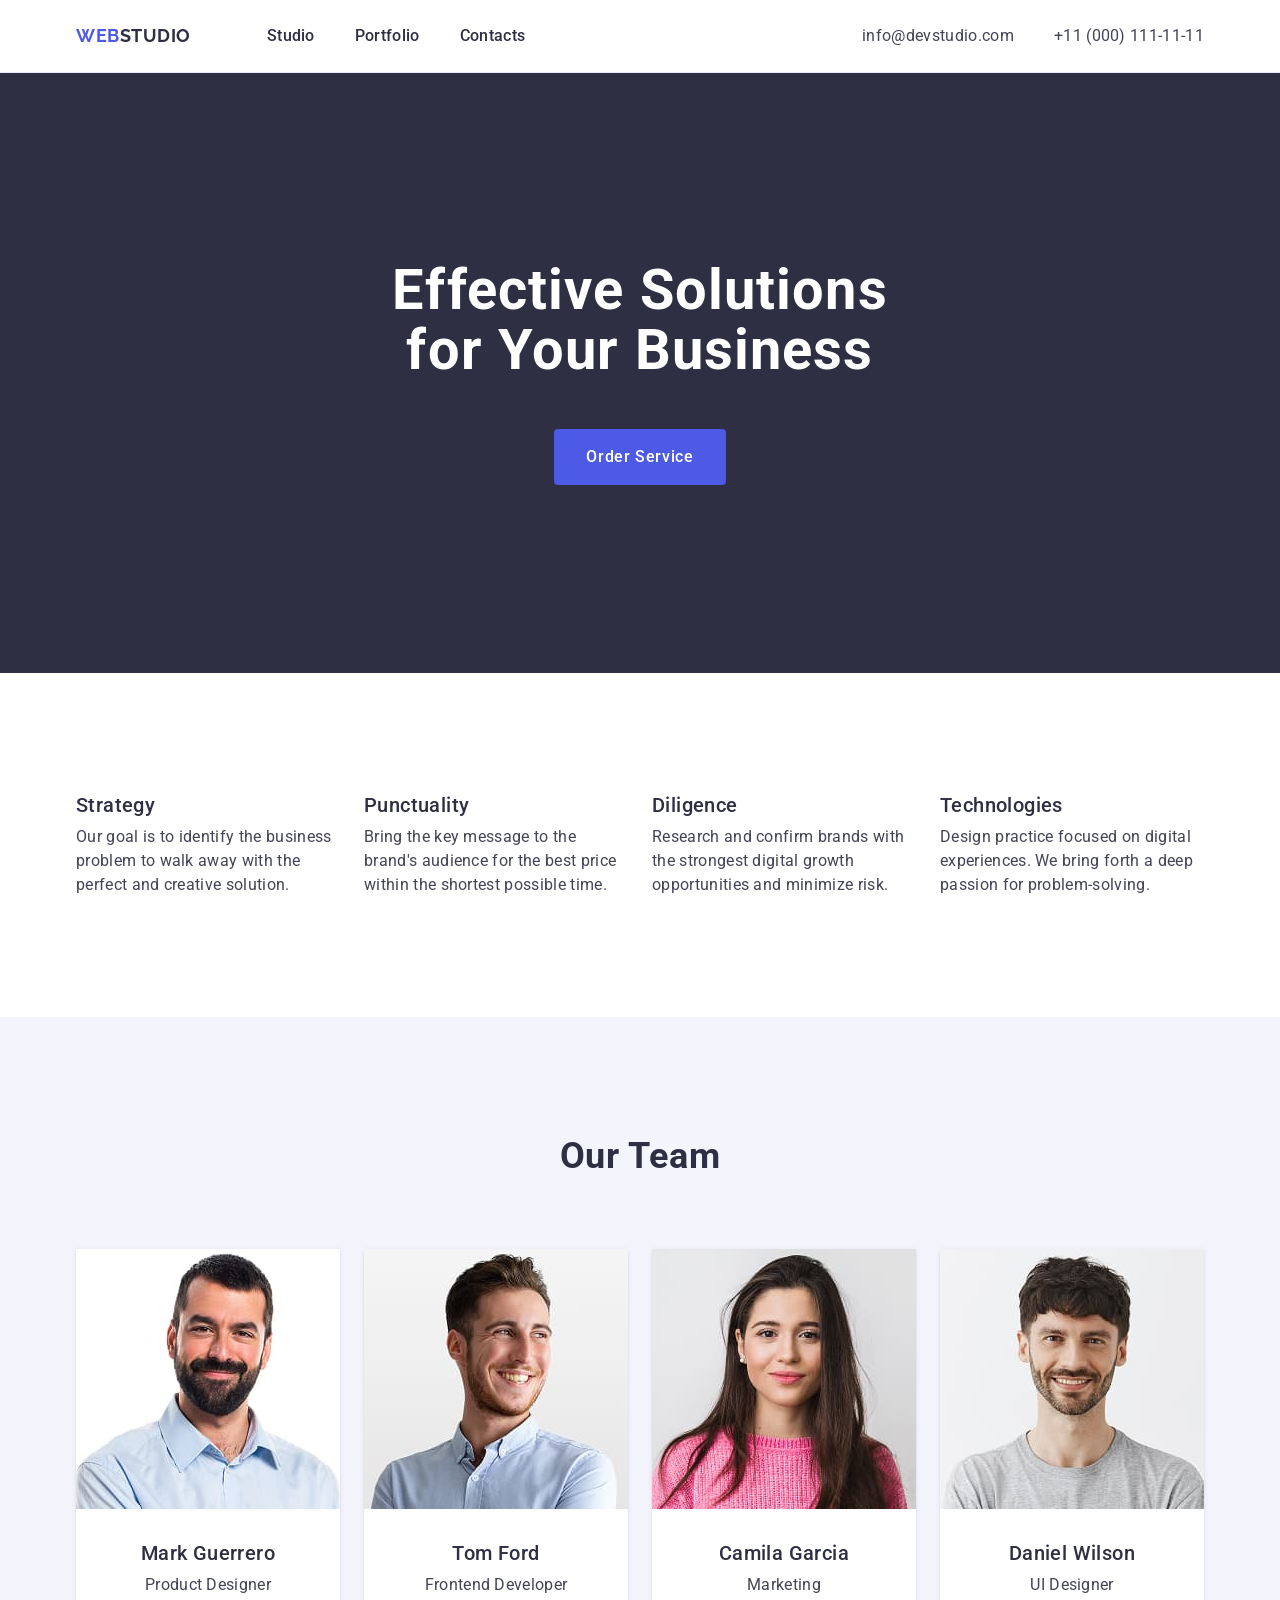
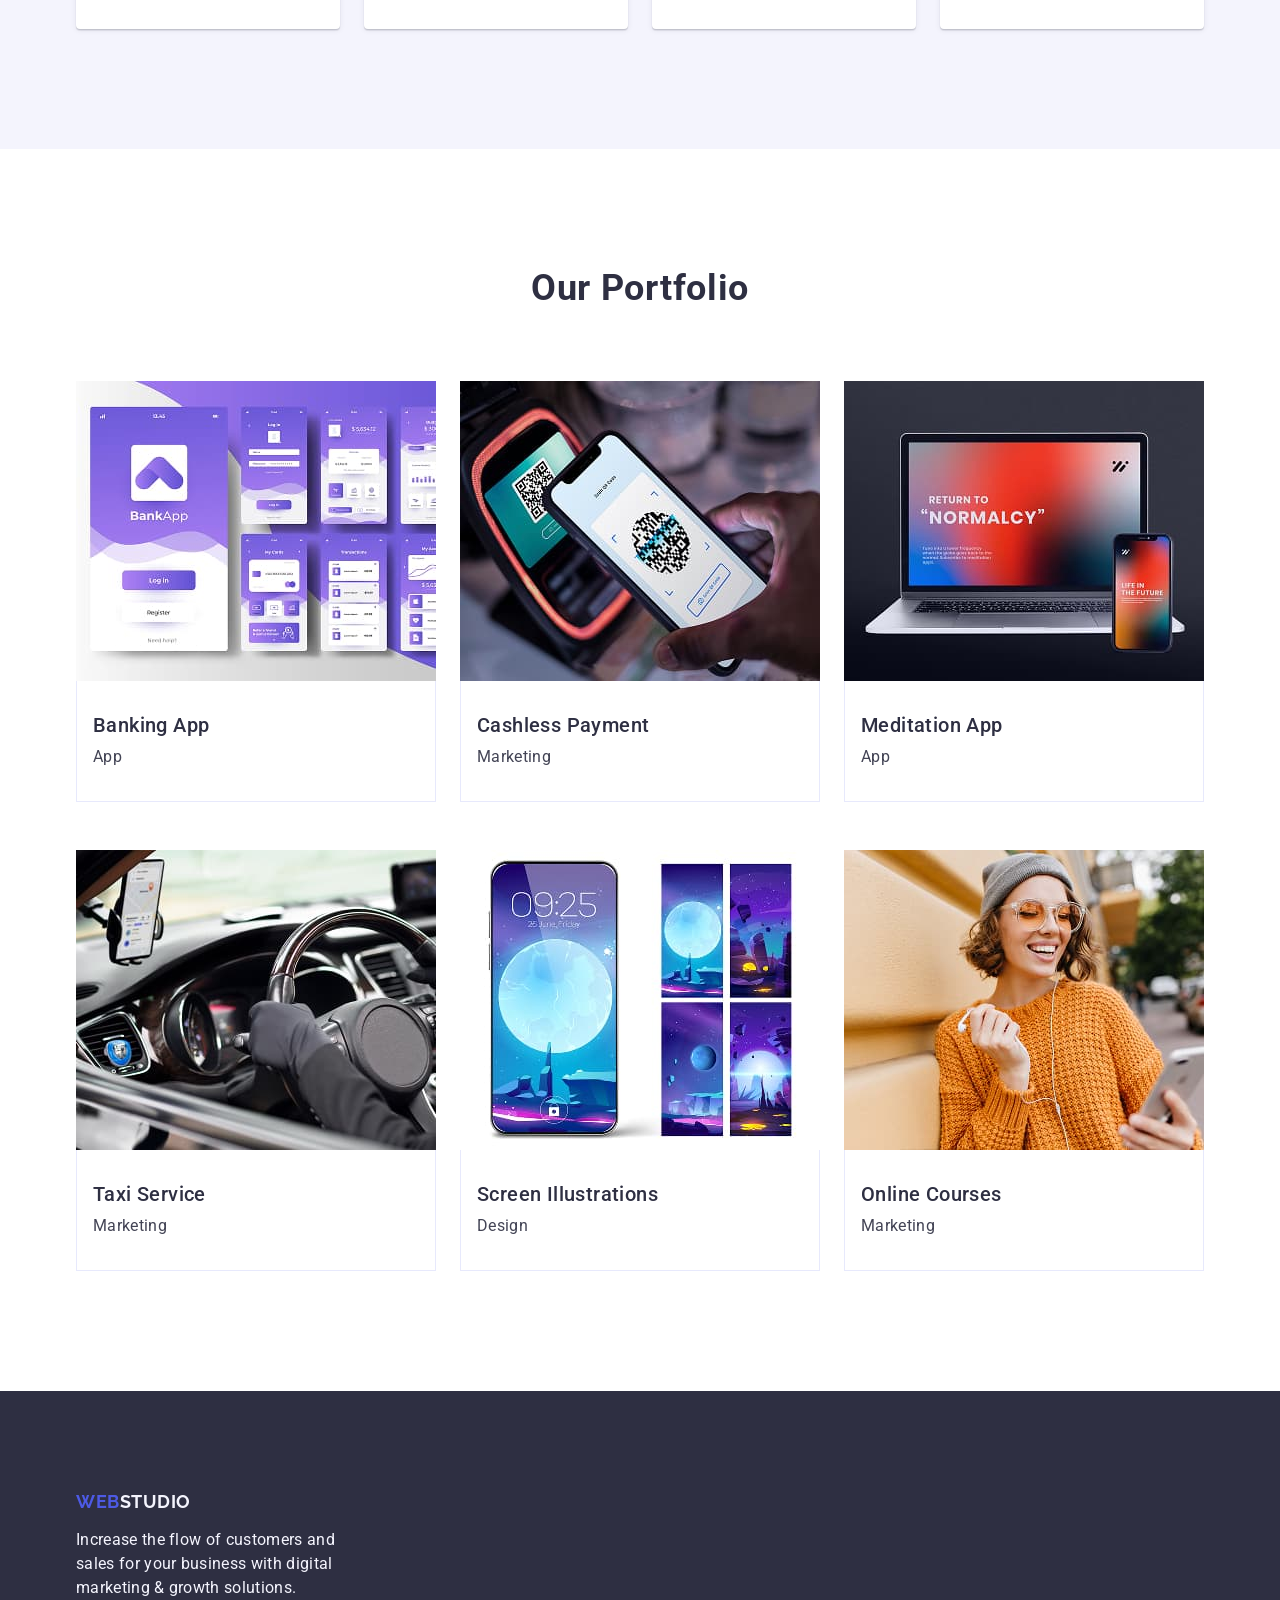
<file: index.html>
<!DOCTYPE html>
<html lang="en">
  <head>
    <meta charset="UTF-8" />
    <meta http-equiv="X-UA-Compatible" content="IE=edge" />
    <meta name="viewport" content="width=device-width, initial-scale=1.0" />
    <title>Document</title>

    <link
      rel="stylesheet"
      href="https://cdnjs.cloudflare.com/ajax/libs/modern-normalize/3.0.1/modern-normalize.min.css"
      integrity="sha512-q6WgHqiHlKyOqslT/lgBgodhd03Wp4BEqKeW6nNtlOY4quzyG3VoQKFrieaCeSnuVseNKRGpGeDU3qPmabCANg=="
      crossorigin="anonymous"
      referrerpolicy="no-referrer"
    />

    <link rel="preconnect" href="https://fonts.googleapis.com" />
    <link rel="preconnect" href="https://fonts.gstatic.com" crossorigin />
    <link
      href="https://fonts.googleapis.com/css2?family=Raleway:wght@700&family=Roboto:wght@400;500;700&display=swap"
      rel="stylesheet"
    />

    <link rel="stylesheet" href="./css/styles.css" />
  </head>
  <body>
    <header class="page-header">
      <div class="container header-container">
        <nav class="header-nav">
          <a class="logo header-logo" href="./index.html"
            >Web<span class="logo-part">Studio</span></a
          >
          <ul class="nav-list">
            <li class="nav-item">
              <a class="nav-link" href="./index.html">Studio</a>
            </li>
            <li class="nav-item">
              <a class="nav-link" href="">Portfolio</a>
            </li>
            <li class="nav-item">
              <a class="nav-link" href="">Contacts</a>
            </li>
          </ul>
        </nav>
        <address class="contacts">
          <ul class="contacts-list">
            <li class="contacts-item">
              <a class="contacts-link" href="mailto:info@devstudio.com"
                >info@devstudio.com</a
              >
            </li>
            <li class="contacts-item">
              <a class="contacts-link" href="tel:+110001111111"
                >+11 (000) 111-11-11</a
              >
            </li>
          </ul>
        </address>
      </div>
    </header>
    <main>
      <section class="hero">
        <div class="container">
          <h1 class="hero-title">Effective Solutions for Your Business</h1>
          <button type="button" class="hero-btn">Order Service</button>
        </div>
      </section>
      <section class="benefits">
        <div class="container">
          <h2 class="visually-hidden">Benefits</h2>
          <ul class="benefits-list">
            <li class="benefits-item">
              <h3 class="benefits-subtitle">Strategy</h3>
              <p class="benefits-item-text">
                Our goal is to identify the business problem to walk away with
                the perfect and creative solution.
              </p>
            </li>
            <li class="benefits-item">
              <h3 class="benefits-subtitle">Punctuality</h3>
              <p class="benefits-item-text">
                Bring the key message to the brand's audience for the best price
                within the shortest possible time.
              </p>
            </li>
            <li class="benefits-item">
              <h3 class="benefits-subtitle">Diligence</h3>
              <p class="benefits-item-text">
                Research and confirm brands with the strongest digital growth
                opportunities and minimize risk.
              </p>
            </li>
            <li class="benefits-item">
              <h3 class="benefits-subtitle">Technologies</h3>
              <p class="benefits-item-text">
                Design practice focused on digital experiences. We bring forth a
                deep passion for problem-solving.
              </p>
            </li>
          </ul>
        </div>
      </section>
      <section class="team">
        <div class="container">
          <h2 class="team-title">Our Team</h2>
          <ul class="team-list">
            <li class="team-item">
              <img
                src="./images/photo1.jpg"
                alt="Mark Guerrero"
                width="264"
                height="260"
                class="team-images"
              />
              <div class="team-container">
                <h3 class="team-subtitle">Mark Guerrero</h3>
                <p class="team-item-text">Product Designer</p>
              </div>
            </li>
            <li class="team-item">
              <img
                src="./images/photo2.jpg"
                alt="Tom Ford"
                width="264"
                height="260"
                class="team-images"
              />
              <div class="team-container">
                <h3 class="team-subtitle">Tom Ford</h3>
                <p class="team-item-text">Frontend Developer</p>
              </div>
            </li>
            <li class="team-item">
              <img
                src="./images/photo3.jpg"
                alt="Camila Garcia"
                width="264"
                height="260"
                class="team-images"
              />
              <div class="team-container">
                <h3 class="team-subtitle">Camila Garcia</h3>
                <p class="team-item-text">Marketing</p>
              </div>
            </li>
            <li class="team-item">
              <img
                src="./images/photo4.jpg"
                alt="Daniel Wilson"
                width="264"
                height="260"
                class="team-images"
              />
              <div class="team-container">
                <h3 class="team-subtitle">Daniel Wilson</h3>
                <p class="team-item-text">UI Designer</p>
              </div>
            </li>
          </ul>
        </div>
      </section>
      <section class="portfolio">
        <div class="container">
          <h2 class="portfolio-title">Our Portfolio</h2>
          <ul class="portfolio-list">
            <li class="portfolio-item">
              <img
                src="./images/photo5.jpg"
                alt="Banking App"
                width="360"
                height="300"
                class="portfolio-images"
              />
              <div class="portfolio-container">
                <h3 class="portfolio-subtitle">Banking App</h3>
                <p class="portfolio-item-text">App</p>
              </div>
            </li>
            <li class="portfolio-item">
              <img
                src="./images/photo6.jpg"
                alt="Cashless Payment"
                width="360"
                height="300"
                class="portfolio-images"
              />
              <div class="portfolio-container">
                <h3 class="portfolio-subtitle">Cashless Payment</h3>
                <p class="portfolio-item-text">Marketing</p>
              </div>
            </li>
            <li class="portfolio-item">
              <img
                src="./images/photo7.jpg"
                alt="Meditation App"
                width="360"
                height="300"
                class="portfolio-images"
              />
              <div class="portfolio-container">
                <h3 class="portfolio-subtitle">Meditation App</h3>
                <p class="portfolio-item-text">App</p>
              </div>
            </li>
            <li class="portfolio-item">
              <img
                src="./images/photo8.jpg"
                alt="Taxi Service"
                width="360"
                height="300"
                class="portfolio-images"
              />
              <div class="portfolio-container">
                <h3 class="portfolio-subtitle">Taxi Service</h3>
                <p class="portfolio-item-text">Marketing</p>
              </div>
            </li>
            <li class="portfolio-item">
              <img
                src="./images/photo9.jpg"
                alt="Screen Illustrations"
                width="360"
                height="300"
                class="portfolio-images"
              />
              <div class="portfolio-container">
                <h3 class="portfolio-subtitle">Screen Illustrations</h3>
                <p class="portfolio-item-text">Design</p>
              </div>
            </li>
            <li class="portfolio-item">
              <img
                src="./images/photo10.jpg"
                alt="Online Courses"
                width="360"
                height="300"
                class="portfolio-images"
              />
              <div class="portfolio-container">
                <h3 class="portfolio-subtitle">Online Courses</h3>
                <p class="portfolio-item-text">Marketing</p>
              </div>
            </li>
          </ul>
        </div>
      </section>
    </main>
    <footer class="page-footer">
      <div class="container">
        <a class="logo footer-logo" href="./index.html"
          >Web<span class="logo-part">Studio</span></a
        >
        <p class="footer-text">
          Increase the flow of customers and sales for your business with
          digital marketing & growth solutions.
        </p>
      </div>
    </footer>
  </body>
</html>
</file>
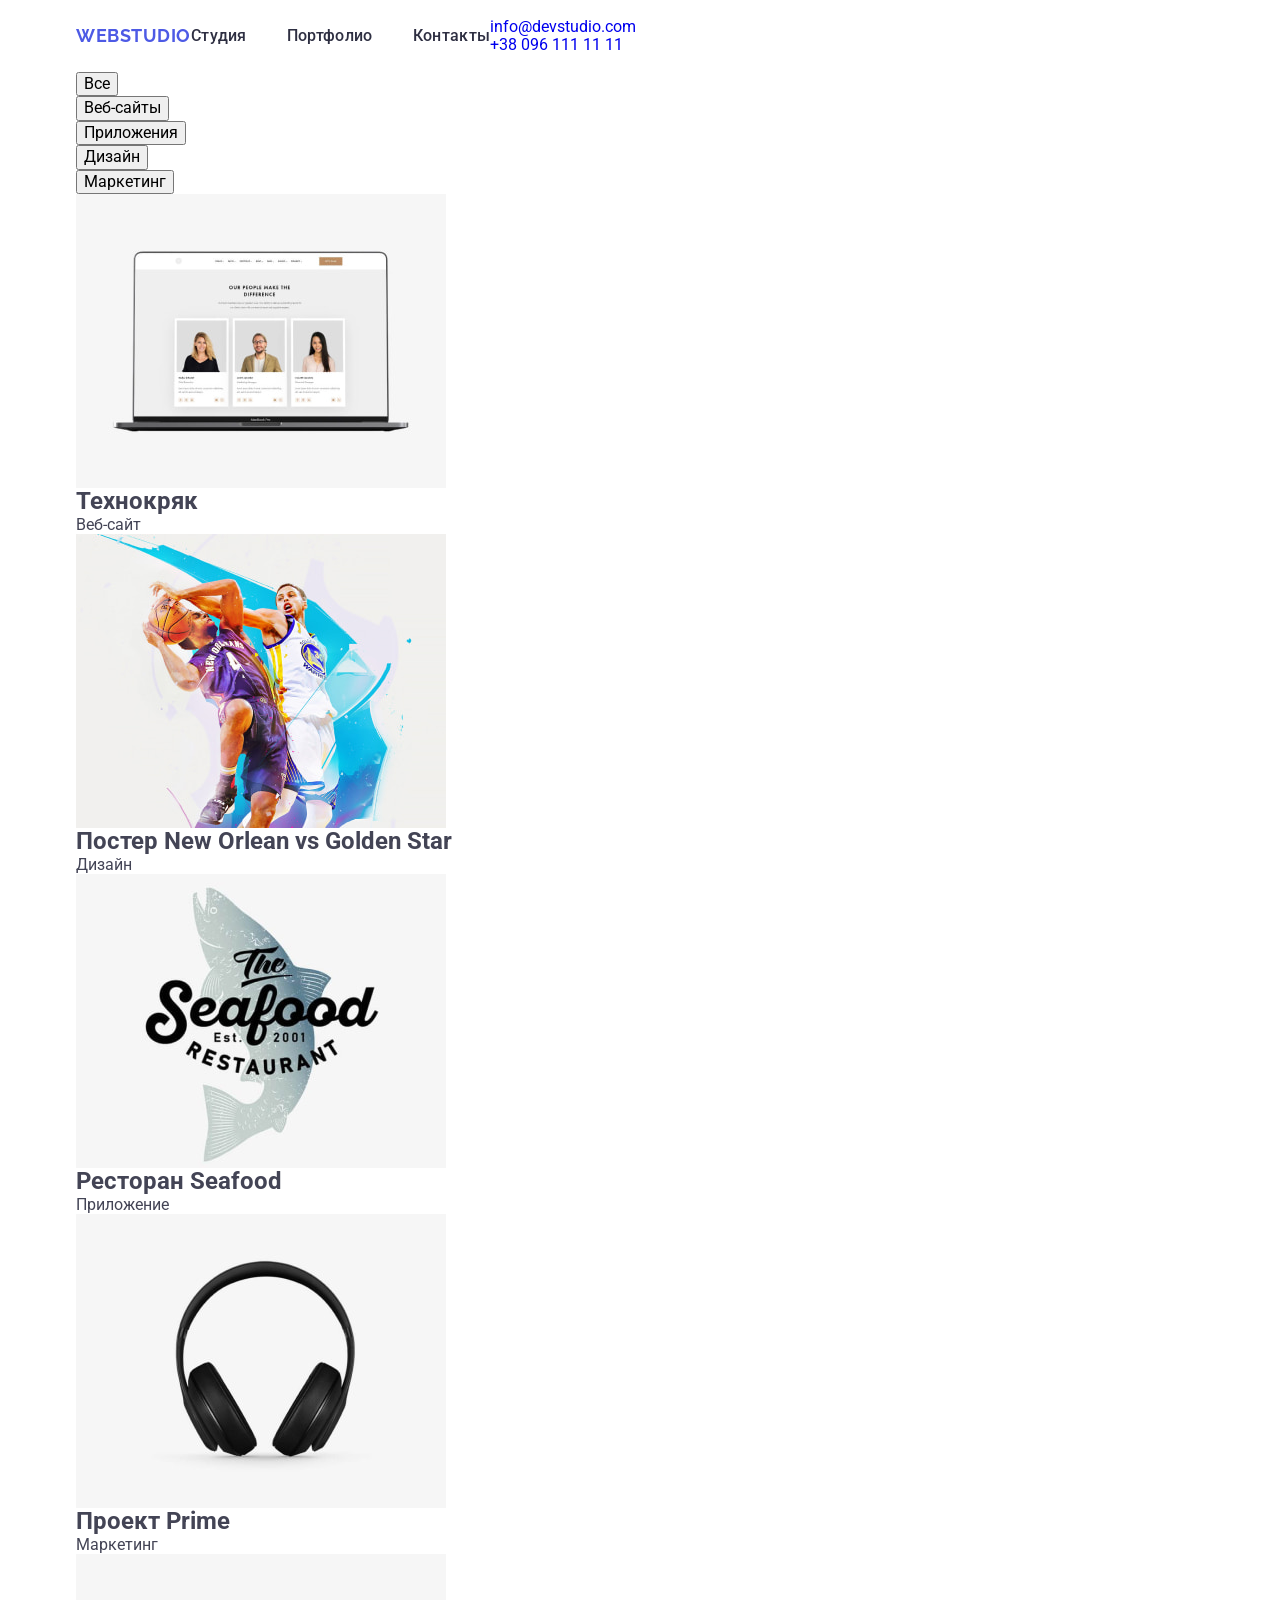
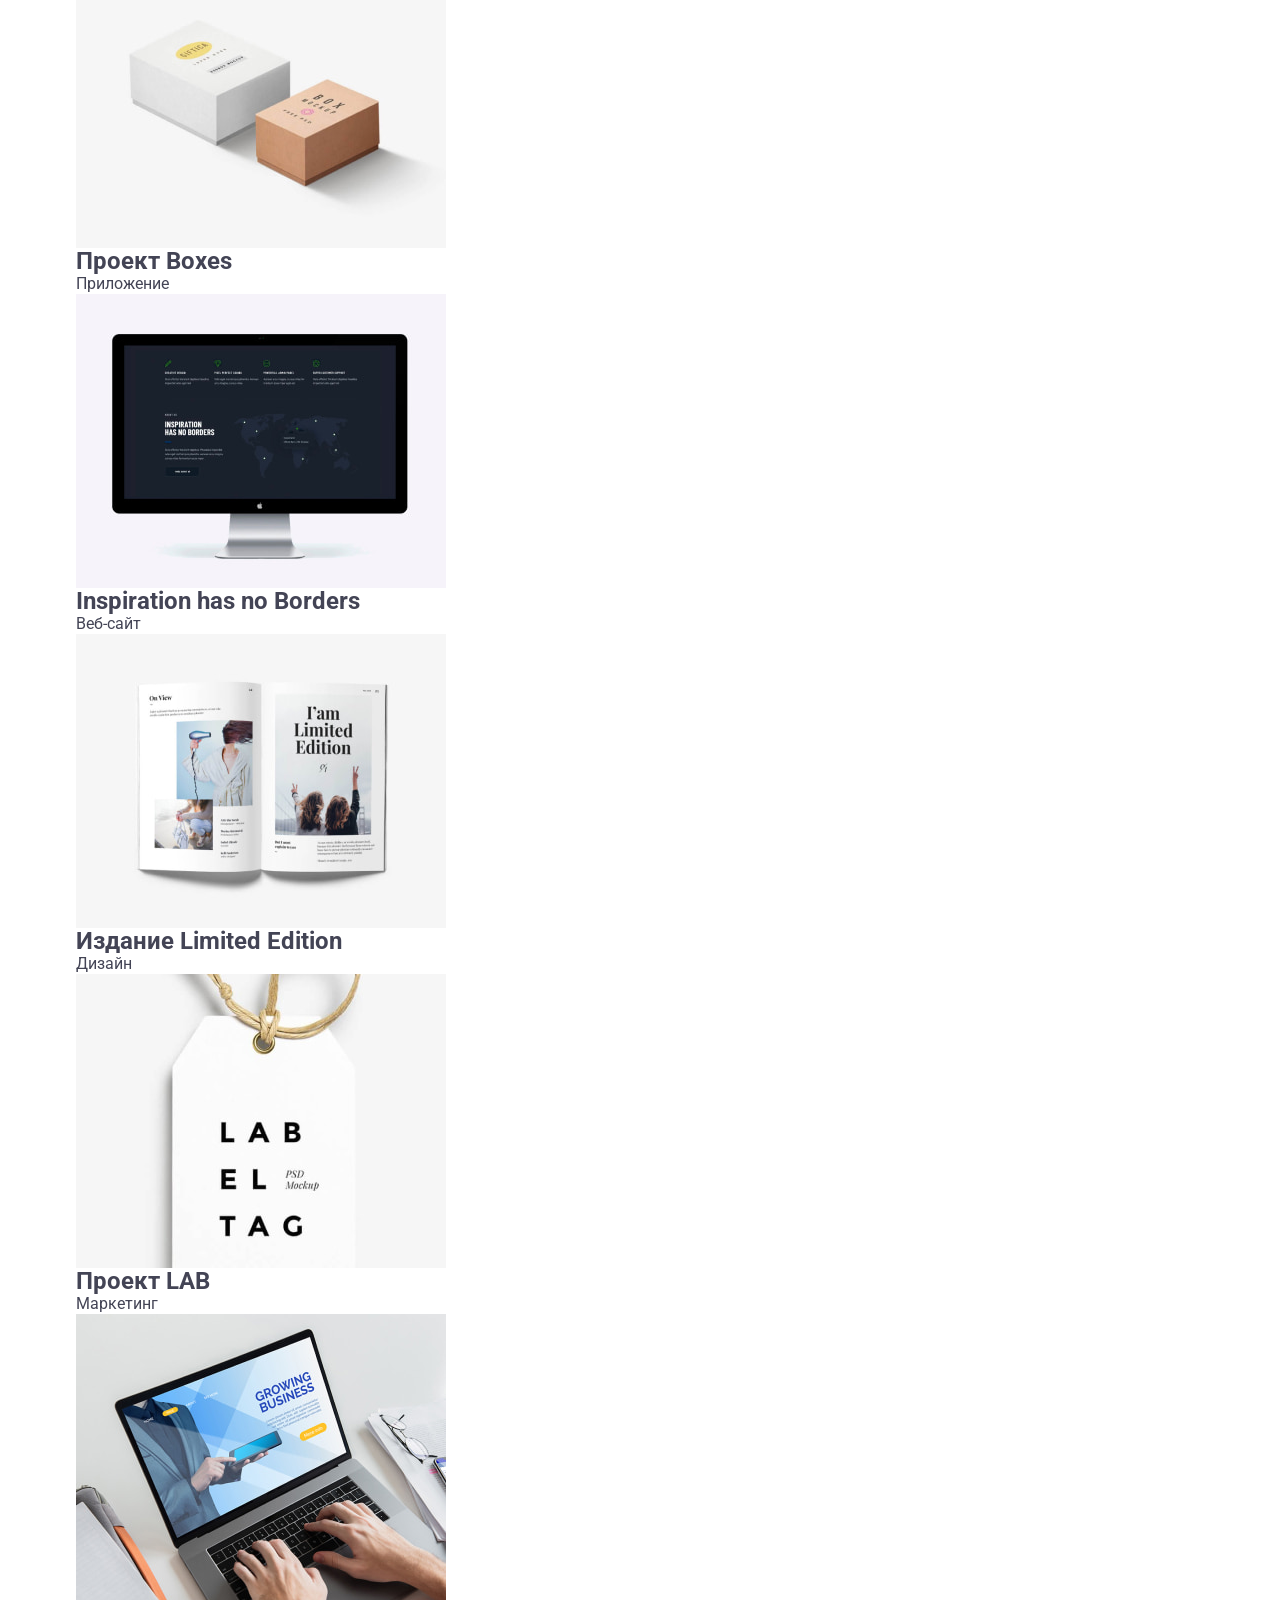
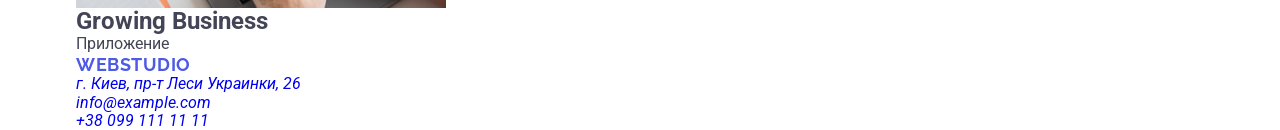
<file: portfolio.html>
<!DOCTYPE html>
<html lang="ru">
<head>
    <meta charset="UTF-8">
    <meta http-equiv="X-UA-Compatible" content="IE=edge">
    <meta name="viewport" content="width=device-width, initial-scale=1.0">
    <title>Document</title>
    <link rel="preconnect" href="https://fonts.googleapis.com">
    <link rel="preconnect" href="https://fonts.gstatic.com" crossorigin>
    <link href="https://fonts.googleapis.com/css2?family=Raleway:wght@700&family=Roboto:wght@400;500;700;900&display=swap" rel="stylesheet">
    <link rel="stylesheet" href="https://cdn.jsdelivr.net/npm/modern-normalize@1.1.0/modern-normalize.min.css">
    <link rel="stylesheet" href="./css/styles.css">
</head>
<body>
    <!-- Шапка сайта  -->
    <header class="header">
        <div class="container header-container">
            <a class="logo link" href="./index.html">Web<span class="logo-primary">Studio</span></a>
        <nav class="nav">
            <ul class="nav-list list">
                <li class="nav-item">
                    <a class="nav-link link" href="./index.html">Студия</a></li>
                <li class="nav-item">
                    <a class="nav-link link" href="./portfolio.html">Портфолио</a></li>
                <li class="nav-item">
                    <a class="nav-link link" href="">Контакты</a></li>
            </ul>
        </nav>
            <ul class="header-list list">
                <li class="header-item">
                    <a class="header-mail link" href="mailto:info@devstudio.com">info@devstudio.com</a></li>
                <li class="header-item">
                    <a class="header-phone link" href="tel:+380961111111">+38 096 111 11 11</a></li>
            </ul>
        </div>
    </header>
    <main>
        <!-- Секция фильтр -->
        <section class="filter section">
            <div class="container">
            <h1 class="visually-hidden">Фильтр</h1>
            <ul class="filter-list list">
                <li class="filter-item">
                    <button class="filter-button" type="button">Все</button></li>
                <li class="filter-item">
                    <button class="filter-button" type="button">Веб-сайты</button></li>
                <li class="filter-item">
                    <button class="filter-button" type="button">Приложения</button></li>
                <li class="filter-item">
                    <button class="filter-button" type="button">Дизайн</button></li>
                <li class="filter-item">
                    <button class="filter-button" type="button">Маркетинг</button></li>
            </ul>
            <ul class="filter-desc list">
                <li class="filter-desc-item">
                    <img class="filter-desc-image" src="./images/portfolio/img1.jpg" alt="Ноутбук с сайтом" width="370" height="294">
                    <div class="filter-content">
                    <h2 class="filter-desc-title">Технокряк</h2>
                    <p class="filter-desc-text">Веб-сайт</p>
                    </div>
                </li>
                <li class="filter-desc-item">
                    <img class="filter-desc-image" src="./images/portfolio/img2.jpg" alt="Постер баскетболистов" width="370" height="294">
                    <div class="filter-content">
                    <h2 class="filter-desc-title" lang="en">Постер New Orlean vs Golden Star</h2>
                    <p class="filter-desc-text">Дизайн</p>
                    </div>
                </li>
                <li class="filter-desc-item">
                    <img class="filter-desc-image" src="./images/portfolio/img3.jpg" alt="Ресторан Seafood" width="370" height="294">
                    <div class="filter-content">
                    <h2 class="filter-desc-title" lang="en">Ресторан Seafood</h2>
                    <p class="filter-desc-text">Приложение</p>
                    </div>
                </li>
                <li class="filter-desc-item">
                    <img class="filter-desc-image" src="./images/portfolio/img4.jpg" alt="Наушники" width="370" height="294">
                    <div class="filter-content">
                    <h2 class="filter-desc-title" lang="en">Проект Prime</h2>
                    <p class="filter-desc-text">Маркетинг</p>
                    </div>
                </li>
                <li class="filter-desc-item">
                    <img class="filter-desc-image" src="./images/portfolio/img5.jpg" alt="Две коробочки" width="370" height="294">
                    <div class="filter-content">
                    <h2 class="filter-desc-title" lang="en">Проект Boxes</h2>
                    <p class="filter-desc-text">Приложение</p>
                    </div>
                </li>
                <li class="filter-desc-item">
                    <img class="filter-desc-image" src="./images/portfolio/img6.jpg" alt="Монитор" width="370" height="294">
                    <div class="filter-content">
                    <h2 class="filter-desc-title" lang="en">Inspiration has no Borders</h2>
                    <p class="filter-desc-text">Веб-сайт</p>
                    </div>
                </li>
                <li class="filter-desc-item">
                    <img class="filter-desc-image" src="./images/portfolio/img7.jpg" alt="Открытая книга" width="370" height="294">
                    <div class="filter-content">
                    <h2 class="filter-desc-title" lang="en">Издание Limited Edition</h2>
                    <p class="filter-desc-text">Дизайн</p>
                    </div>
                </li>
                <li class="filter-desc-item">
                    <img class="filter-desc-image" src="./images/portfolio/img8.jpg" alt="Этикетка" width="370" height="294">
                    <div class="filter-content">
                    <h2 class="filter-desc-title" lang="en">Проект LAB</h2>
                    <p class="filter-desc-text">Маркетинг</p>
                    </div>
                </li>
                <li class="filter-desc-item">
                    <img class="filter-desc-image" src="./images/portfolio/img9.jpg" alt="Робота за ноутбуком" width="370" height="294">
                    <div class="filter-content">
                    <h2 class="filter-desc-title" lang="en">Growing Business</h2>
                    <p class="filter-desc-text">Приложение</p>
                    </div>
                </li>
            </ul>
            </div>
        </section>
    </main>
    <!-- Подвал сайта -->
    <footer class="footer">
        <div class="container">
        <a class="logo link" href="./index.html">Web<span class="logo-secondary">Studio</span></a>
        <address class="address">
        <ul class="address-list list">
            <li class="address-item">
                <a class="address-map link" href="https://goo.gl/maps/B8ouL8VhwgZkE1V38">г. Киев, пр-т Леси Украинки, 26</a></li>
            <li class="address-item">
                <a class="address-mail link" href="mailto:info@example.com">info@example.com</a></li>
            <li class="address-item">
                <a class="address-phone link" href="tel:+380991111111">+38 099 111 11 11</a></li>
        </ul>
        </address>
        </div>
    </footer>   
</body>
</html>
</file>
<file: css/styles.css>
body {
  font-family: "Roboto", sans-serif;
  color: #434455;
  background-color: #fff;
}

ul,
ol {
  list-style-type: none;
  margin: 0;
  padding: 0;
}

h1,
h2,
h3,
h4,
h5,
h6,
p {
  margin: 0;
}

a {
  text-decoration: none;
}

img {
  display: block;
}

.container {
  max-width: 1158px;
  padding-left: 15px;
  padding-right: 15px;
  margin: 0 auto;
}

/* -----header----- */

.page-header {
  border-bottom: 1px solid #e7e9fc;
}

.header-container {
  display: flex;
  align-items: center;
}

.header-nav {
  display: flex;
  align-items: center;
}

.logo {
  font-family: "Raleway", sans-serif;
  font-weight: 700;
  font-size: 18px;
  line-height: 1.17;
  letter-spacing: 0.03em;
  text-transform: uppercase;
  color: #4d5ae5;
}

.header-logo {
  padding: 24px 0;
  margin-right: 76px;
}

.header-logo .logo-part {
  color: #2e2f42;
}

.nav-list {
  display: flex;
  align-items: center;
  gap: 40px;
}

.nav-link {
  display: block;
  padding: 24px 0;
  font-weight: 500;
  font-size: 16px;
  line-height: 1.5;
  letter-spacing: 0.02em;
  color: #2e2f42;
}

.contacts {
  font-style: normal;
  margin-left: auto;
}

.contacts-list {
  display: flex;
  align-items: center;
  gap: 40px;
}

.contacts-link {
  display: block;
  padding: 24px 0;
  font-size: 16px;
  line-height: 1.5;
  letter-spacing: 0.02em;
  color: #434455;
}

.nav-link:hover,
.nav-link:focus,
.contacts-link:hover,
.contacts-link:focus {
  color: #404bbf;
}

/* -----header----- */

/* -----hero----- */

.hero {
  background-color: #2e2f42;
  padding-bottom: 188px;
  padding-top: 188px;
}

.hero-title {
  font-size: 56px;
  line-height: 1.07;
  letter-spacing: 0.02em;
  text-align: center;
  color: #fff;
  max-width: 496px;
  margin: 0 auto;
  padding-bottom: 48px;
}

.hero-btn {
  display: block;
  cursor: pointer;
  font-weight: 500;
  font-size: 16px;
  line-height: 1.5;
  letter-spacing: 0.04em;
  background-color: #4d5ae5;
  color: #fff;
  min-width: 169px;
  height: 56px;
  border-radius: 4px;
  margin: 0 auto;
  padding: 16px 32px;
  border: none;
}

.hero-btn:hover,
.hero-btn:focus {
  background-color: #404bbf;
}

/* -----hero----- */

/* -----benefits----- */

.benefits {
  padding-top: 120px;
  padding-bottom: 120px;
}

.visually-hidden {
  position: absolute;
  width: 1px;
  height: 1px;
  margin: -1px;
  border: 0;
  padding: 0;
  white-space: nowrap;
  clip-path: inset(100%);
  clip: rect(0 0 0 0);
  overflow: hidden;
}

.benefits-list {
  display: flex;
  gap: 24px;
}

.benefits-item {
  flex-basis: calc((100% - 72px) / 4);
}

.benefits-subtitle {
  font-weight: 500;
  font-size: 20px;
  line-height: 1.2;
  letter-spacing: 0.02em;
  color: #2e2f42;
  margin-bottom: 8px;
}

.benefits-item-text {
  font-size: 16px;
  line-height: 1.5;
  letter-spacing: 0.02em;
}

/* -----benefits----- */

/* -----team----- */

.team {
  background-color: #f4f4fd;
  padding-top: 120px;
  padding-bottom: 120px;
}

.team-title {
  text-transform: capitalize;
  font-size: 36px;
  line-height: 1.11;
  letter-spacing: 0.02em;
  text-align: center;
  color: #2e2f42;
  margin-bottom: 72px;
}

.team-list {
  display: flex;
  gap: 24px;
}

.team-item {
  background-color: #ffffff;
  flex-basis: calc((100% - 72px) / 4);
  border-radius: 0 0 4px 4px;
  box-shadow: 0 2px 1px 0 rgba(46, 47, 66, 0.08),
    0 1px 1px 0 rgba(46, 47, 66, 0.16), 0 1px 6px 0 rgba(46, 47, 66, 0.08);
}

.team-container {
  padding-top: 32px;
  padding-bottom: 32px;
}

.team-subtitle {
  font-weight: 500;
  font-size: 20px;
  line-height: 1.2;
  letter-spacing: 0.02em;
  text-align: center;
  color: #2e2f42;
  margin-bottom: 8px;
}

.team-item-text {
  font-size: 16px;
  line-height: 1.5;
  letter-spacing: 0.02em;
  text-align: center;
}

/* -----team----- */

/* -----portfolio----- */

.portfolio {
  padding-top: 120px;
  padding-bottom: 120px;
}

.portfolio-title {
  text-transform: capitalize;
  font-size: 36px;
  line-height: 1.11;
  letter-spacing: 0.02em;
  text-align: center;
  color: #2e2f42;
  margin-bottom: 72px;
}

.portfolio-list {
  display: flex;
  flex-wrap: wrap;
  column-gap: 24px;
  row-gap: 48px;
}

.portfolio-item {
  width: calc((100% - 48) / 3);
}

.portfolio-container {
  padding: 32px 16px;
  border-bottom: 1px solid #e7e9fc;
  border-left: 1px solid #e7e9fc;
  border-right: 1px solid #e7e9fc;
}

.portfolio-subtitle {
  font-weight: 500;
  font-size: 20px;
  line-height: 1.2;
  letter-spacing: 0.02em;
  color: #2e2f42;
  margin-bottom: 8px;
}

.portfolio-item-text {
  font-size: 16px;
  line-height: 1.5;
  letter-spacing: 0.02em;
}

/* -----portfolio----- */

/* -----footer----- */

.page-footer {
  background-color: #2e2f42;
  padding-top: 100px;
  padding-bottom: 100px;
}

.footer-logo {
  display: inline-block;
  margin-bottom: 16px;
}

.footer-logo .logo-part {
  color: #f4f4fd;
}

.footer-text {
  font-size: 16px;
  line-height: 1.5;
  letter-spacing: 0.02em;
  color: #f4f4fd;
  max-width: 264px;
}

/* -----footer----- */
</file>
